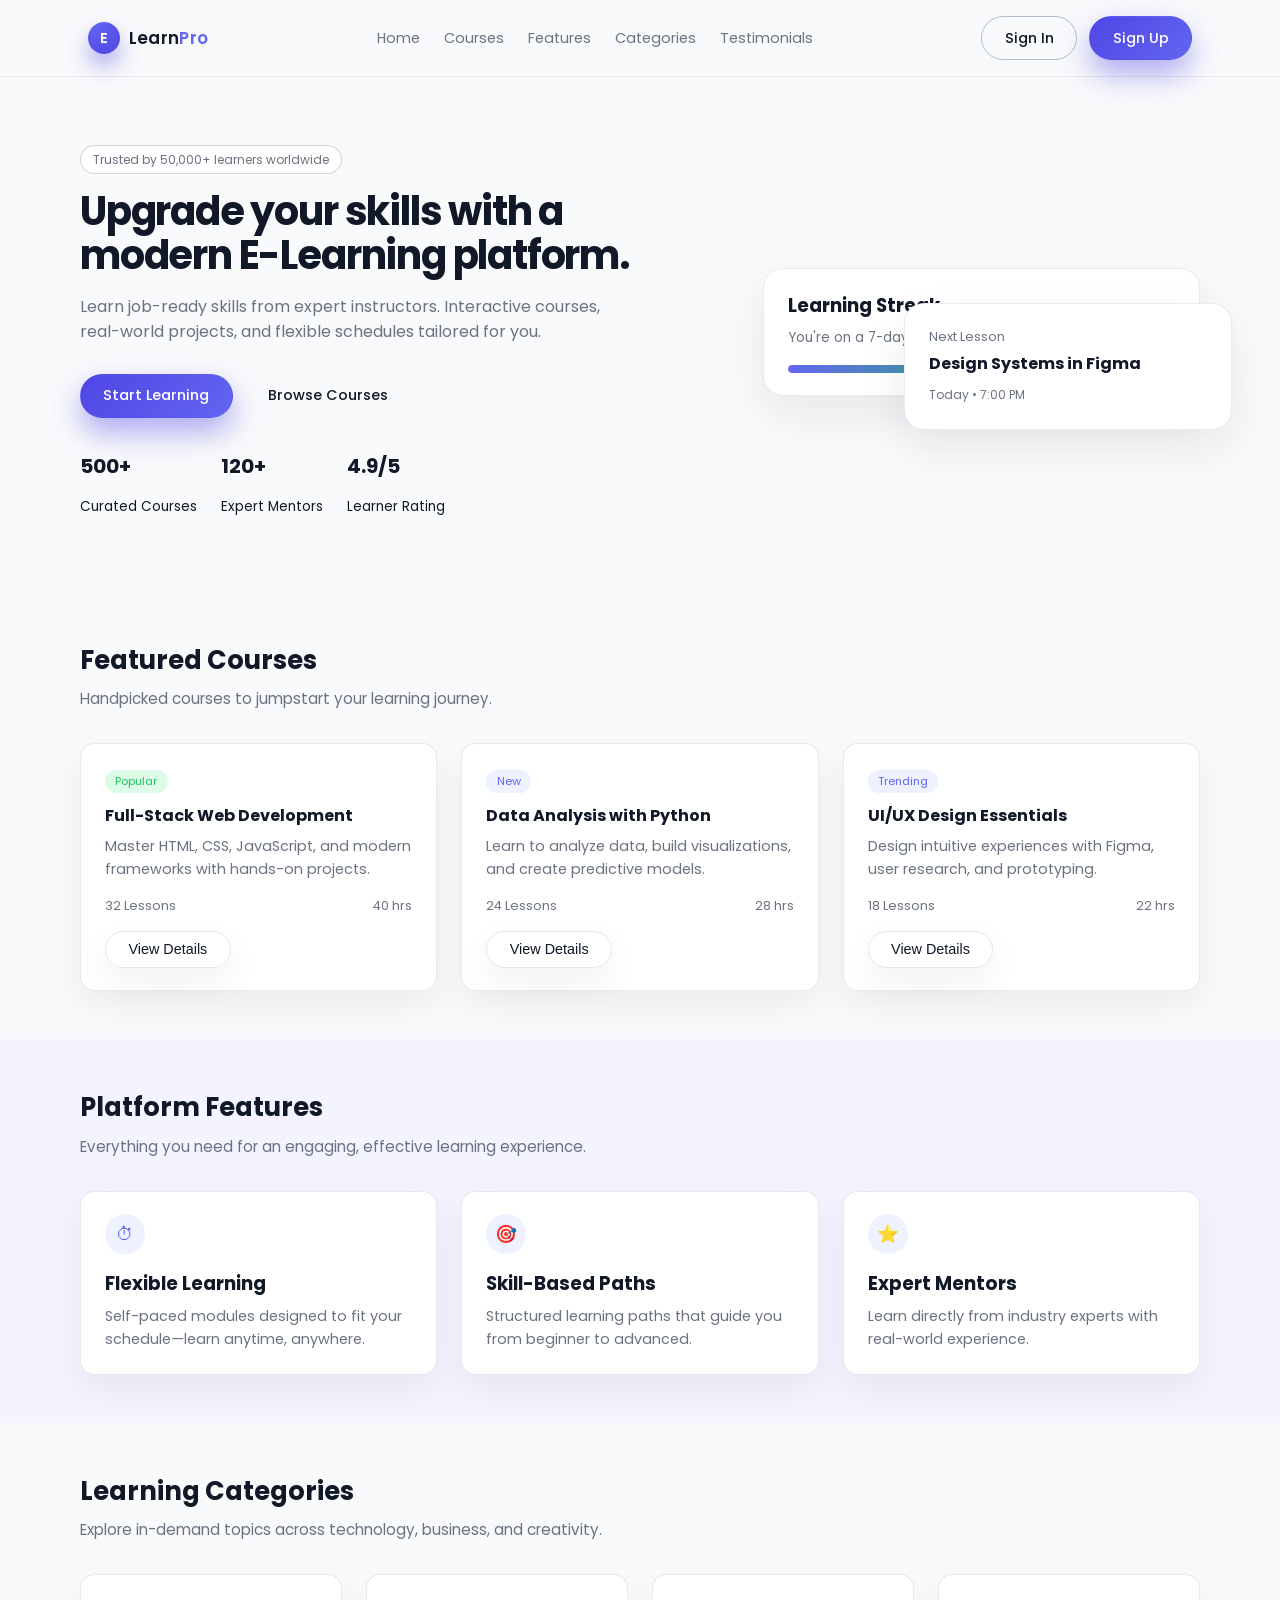
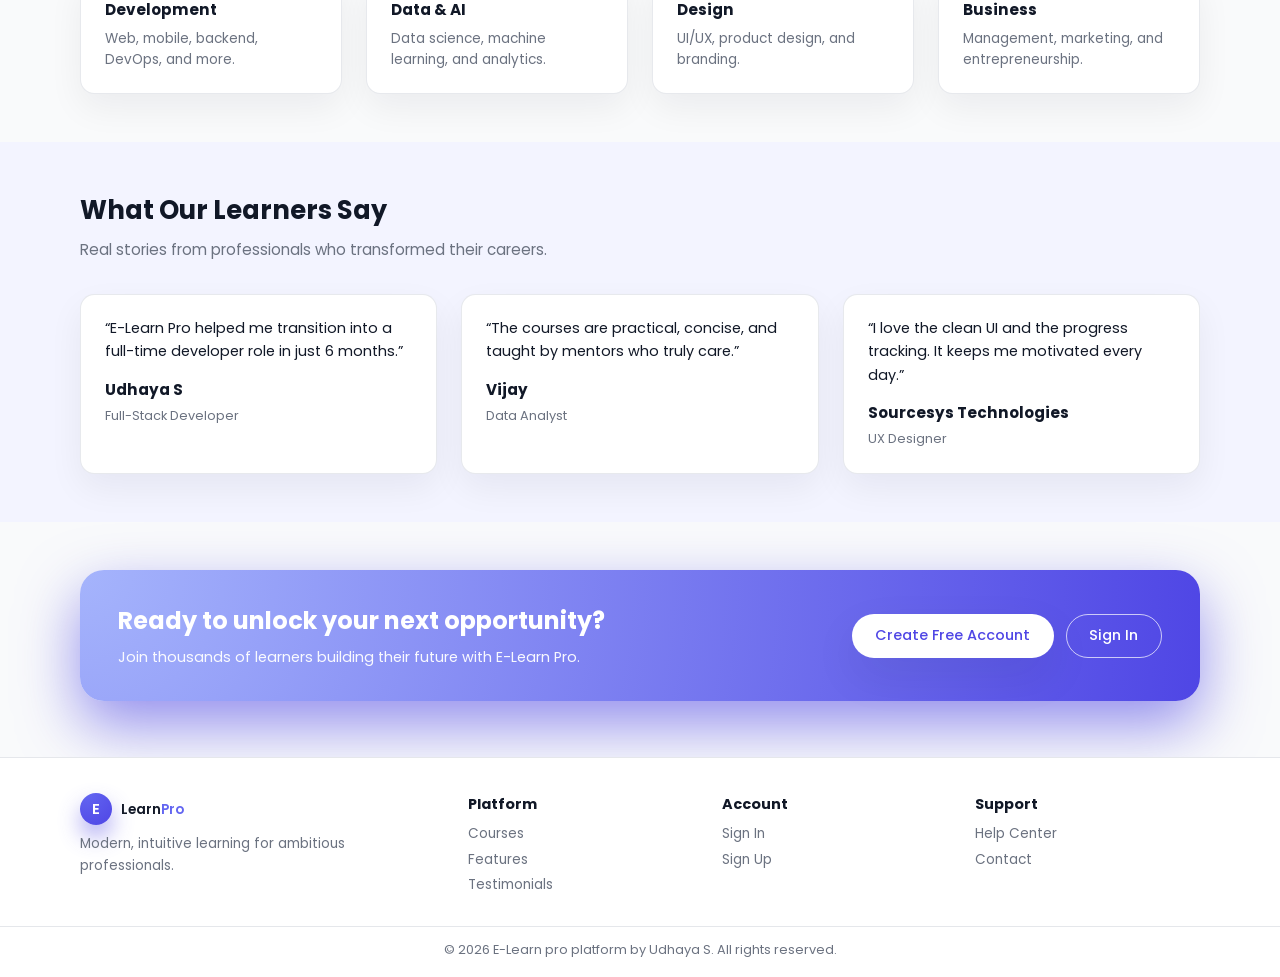
<file: index.html>
<!DOCTYPE html>
<html lang="en">
<head>
  <meta charset="UTF-8" />
  <meta name="viewport" content="width=device-width, initial-scale=1.0" />
  <title>E-Learn Pro | Modern E-Learning Platform</title>
  <link rel="preconnect" href="https://fonts.googleapis.com" />
  <link rel="preconnect" href="https://fonts.gstatic.com" crossorigin />
  <link href="https://fonts.googleapis.com/css2?family=Poppins:wght@300;400;500;600;700&display=swap" rel="stylesheet" />
  <link rel="stylesheet" href="css/style.css" />
</head>
<body>
  <!-- Navigation Bar -->
  <header class="navbar">
    <div class="container navbar-container">
      <a href="index.html" class="navbar-logo">
        <span class="logo-mark">E</span>
        <span class="logo-text">Learn<span>Pro</span></span>
      </a>
      <nav class="navbar-links">
        <a href="#hero">Home</a>
        <a href="#courses">Courses</a>
        <a href="#features">Features</a>
        <a href="#categories">Categories</a>
        <a href="#testimonials">Testimonials</a>
      </nav>
      <div class="navbar-actions">
        <a href="signin.html" class="btn btn-outline">Sign In</a>
        <a href="signup.html" class="btn btn-primary">Sign Up</a>
      </div>
      <button class="navbar-toggle" aria-label="Open navigation menu">
        <span></span>
        <span></span>
      </button>
    </div>
  </header>

  <main>
    <!-- Hero Section -->
    <section id="hero" class="hero">
      <div class="container hero-grid">
        <div class="hero-content">
          <p class="hero-badge">Trusted by 50,000+ learners worldwide</p>
          <h1>Upgrade your skills with a modern E-Learning platform.</h1>
          <p class="hero-subtitle">
            Learn job-ready skills from expert instructors. Interactive courses, real-world projects, and flexible schedules tailored for you.
          </p>
          <div class="hero-actions">
            <a href="signup.html" class="btn btn-primary">Start Learning</a>
            <a href="#courses" class="btn btn-ghost">Browse Courses</a>
          </div>
          <div class="hero-stats">
            <div>
              <h3>500+</h3>
              <p>Curated Courses</p>
            </div>
            <div>
              <h3>120+</h3>
              <p>Expert Mentors</p>
            </div>
            <div>
              <h3>4.9/5</h3>
              <p>Learner Rating</p>
            </div>
          </div>
        </div>
        <div class="hero-visual">
          <div class="hero-card hero-card-main">
            <h3>Learning Streak</h3>
            <p>You're on a 7-day streak. Keep it up!</p>
            <div class="hero-progress">
              <div class="hero-progress-bar"></div>
            </div>
          </div>
          <div class="hero-card hero-card-side">
            <p>Next Lesson</p>
            <h4>Design Systems in Figma</h4>
            <span>Today • 7:00 PM</span>
          </div>
        </div>
      </div>
    </section>

    <!-- Featured Courses -->
    <section id="courses" class="section">
      <div class="container">
        <div class="section-header">
          <h2>Featured Courses</h2>
          <p>Handpicked courses to jumpstart your learning journey.</p>
        </div>
        <div class="grid grid-3">
          <article class="card course-card">
            <span class="badge badge-accent">Popular</span>
            <h3>Full-Stack Web Development</h3>
            <p>Master HTML, CSS, JavaScript, and modern frameworks with hands-on projects.</p>
            <div class="course-meta">
              <span>32 Lessons</span>
              <span>40 hrs</span>
            </div>
            <button class="btn btn-secondary">View Details</button>
          </article>
          <article class="card course-card">
            <span class="badge">New</span>
            <h3>Data Analysis with Python</h3>
            <p>Learn to analyze data, build visualizations, and create predictive models.</p>
            <div class="course-meta">
              <span>24 Lessons</span>
              <span>28 hrs</span>
            </div>
            <button class="btn btn-secondary">View Details</button>
          </article>
          <article class="card course-card">
            <span class="badge">Trending</span>
            <h3>UI/UX Design Essentials</h3>
            <p>Design intuitive experiences with Figma, user research, and prototyping.</p>
            <div class="course-meta">
              <span>18 Lessons</span>
              <span>22 hrs</span>
            </div>
            <button class="btn btn-secondary">View Details</button>
          </article>
        </div>
      </div>
    </section>

    <!-- Platform Features -->
    <section id="features" class="section section-muted">
      <div class="container">
        <div class="section-header">
          <h2>Platform Features</h2>
          <p>Everything you need for an engaging, effective learning experience.</p>
        </div>
        <div class="grid grid-3">
          <article class="card feature-card">
            <div class="icon-circle">
              <span>⏱</span>
            </div>
            <h3>Flexible Learning</h3>
            <p>Self-paced modules designed to fit your schedule—learn anytime, anywhere.</p>
          </article>
          <article class="card feature-card">
            <div class="icon-circle">
              <span>🎯</span>
            </div>
            <h3>Skill-Based Paths</h3>
            <p>Structured learning paths that guide you from beginner to advanced.</p>
          </article>
          <article class="card feature-card">
            <div class="icon-circle">
              <span>⭐</span>
            </div>
            <h3>Expert Mentors</h3>
            <p>Learn directly from industry experts with real-world experience.</p>
          </article>
        </div>
      </div>
    </section>

    <!-- Learning Categories -->
    <section id="categories" class="section">
      <div class="container">
        <div class="section-header">
          <h2>Learning Categories</h2>
          <p>Explore in-demand topics across technology, business, and creativity.</p>
        </div>
        <div class="grid grid-4">
          <div class="card category-card">
            <h3>Development</h3>
            <p>Web, mobile, backend, DevOps, and more.</p>
          </div>
          <div class="card category-card">
            <h3>Data &amp; AI</h3>
            <p>Data science, machine learning, and analytics.</p>
          </div>
          <div class="card category-card">
            <h3>Design</h3>
            <p>UI/UX, product design, and branding.</p>
          </div>
          <div class="card category-card">
            <h3>Business</h3>
            <p>Management, marketing, and entrepreneurship.</p>
          </div>
        </div>
      </div>
    </section>

    <!-- Testimonials -->
    <section id="testimonials" class="section section-muted">
      <div class="container">
        <div class="section-header">
          <h2>What Our Learners Say</h2>
          <p>Real stories from professionals who transformed their careers.</p>
        </div>
        <div class="grid grid-3">
          <article class="card testimonial-card">
            <p class="testimonial-text">
              “E-Learn Pro helped me transition into a full-time developer role in just 6 months.”
            </p>
            <h4>Udhaya S</h4>
            <span>Full-Stack Developer</span>
          </article>
          <article class="card testimonial-card">
            <p class="testimonial-text">
              “The courses are practical, concise, and taught by mentors who truly care.”
            </p>
            <h4>Vijay</h4>
            <span>Data Analyst</span>
          </article>
          <article class="card testimonial-card">
            <p class="testimonial-text">
              “I love the clean UI and the progress tracking. It keeps me motivated every day.”
            </p>
            <h4>Sourcesys Technologies</h4>
            <span>UX Designer</span>
          </article>
        </div>
      </div>
    </section>

    <!-- Call To Action -->
    <section id="cta" class="section cta-section">
      <div class="container cta-container">
        <div>
          <h2>Ready to unlock your next opportunity?</h2>
          <p>Join thousands of learners building their future with E-Learn Pro.</p>
        </div>
        <div class="cta-actions">
          <a href="signup.html" class="btn btn-light">Create Free Account</a>
          <a href="signin.html" class="btn btn-outline-light">Sign In</a>
        </div>
      </div>
    </section>
  </main>

  <!-- Footer -->
  <footer class="footer">
    <div class="container footer-grid">
      <div>
        <div class="footer-logo">
          <span class="logo-mark">E</span>
          <span class="logo-text">Learn<span>Pro</span></span>
        </div>
        <p>Modern, intuitive learning for ambitious professionals.</p>
      </div>
      <div class="footer-column">
        <h4>Platform</h4>
        <a href="#courses">Courses</a>
        <a href="#features">Features</a>
        <a href="#testimonials">Testimonials</a>
      </div>
      <div class="footer-column">
        <h4>Account</h4>
        <a href="signin.html">Sign In</a>
        <a href="signup.html">Sign Up</a>
      </div>
      <div class="footer-column">
        <h4>Support</h4>
        <a href="#">Help Center</a>
        <a href="#">Contact</a>
      </div>
    </div>
    <div class="footer-bottom">
      <p>&copy; <span id="year">2026</span> E-Learn pro platform by Udhaya S. All rights reserved.</p>
    </div>
  </footer>
</body>
</html>
</file>
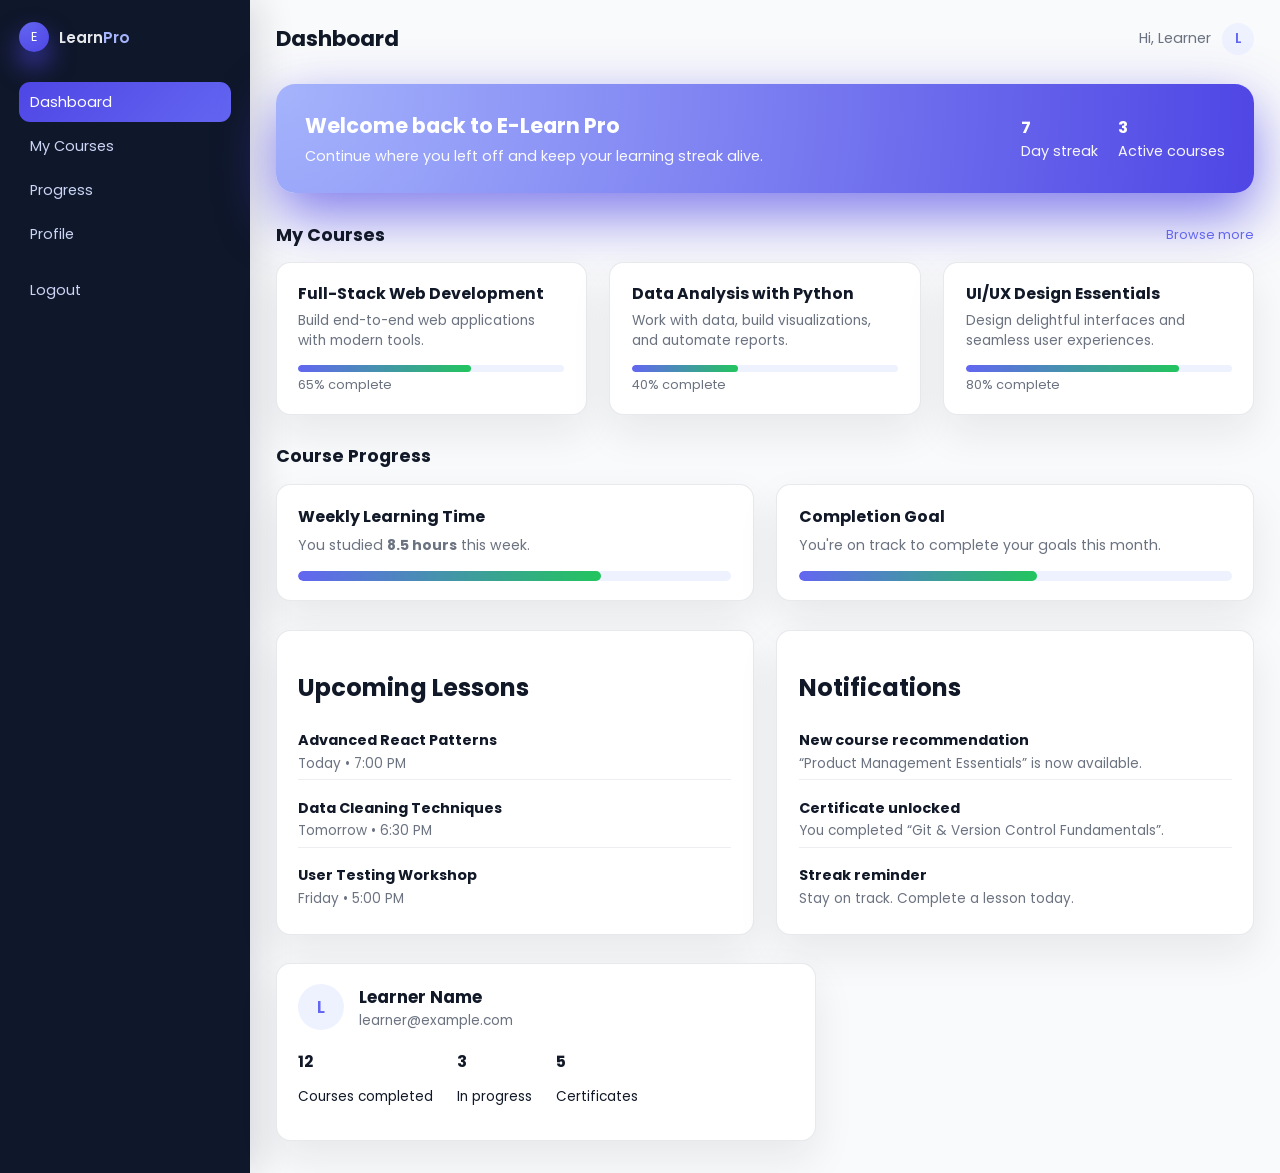
<file: dashboard.html>
<!DOCTYPE html>
<html lang="en">
<head>
  <meta charset="UTF-8" />
  <meta name="viewport" content="width=device-width, initial-scale=1.0" />
  <title>Dashboard | E-Learn Pro</title>
  <link rel="preconnect" href="https://fonts.googleapis.com" />
  <link rel="preconnect" href="https://fonts.gstatic.com" crossorigin />
  <link href="https://fonts.googleapis.com/css2?family=Poppins:wght@300;400;500;600;700&display=swap" rel="stylesheet" />
  <link rel="stylesheet" href="css/dashboard.css" />
</head>
<body>
  <div class="dashboard-layout">
    <!-- Sidebar -->
    <aside class="sidebar">
      <div class="sidebar-header">
        <a href="index.html" class="sidebar-logo">
          <span class="logo-mark">E</span>
          <span class="logo-text">Learn<span>Pro</span></span>
        </a>
      </div>
      <nav class="sidebar-nav">
        <a href="#welcome" class="active">Dashboard</a>
        <a href="#my-courses">My Courses</a>
        <a href="#progress">Progress</a>
        <a href="#profile">Profile</a>
        <a href="signin.html" class="logout-link">Logout</a>
      </nav>
    </aside>

    <!-- Main Content -->
    <main class="dashboard-main">
      <!-- Top Bar -->
      <header class="topbar">
        <h1>Dashboard</h1>
        <div class="topbar-user">
          <span class="user-name">Hi, Learner</span>
          <div class="avatar-circle">L</div>
        </div>
      </header>

      <section id="welcome" class="dashboard-section welcome-banner">
        <div class="welcome-text">
          <h2>Welcome back to E-Learn Pro</h2>
          <p>Continue where you left off and keep your learning streak alive.</p>
        </div>
        <div class="welcome-meta">
          <div>
            <h3>7</h3>
            <p>Day streak</p>
          </div>
          <div>
            <h3>3</h3>
            <p>Active courses</p>
          </div>
        </div>
      </section>

      <!-- My Courses -->
      <section id="my-courses" class="dashboard-section">
        <div class="section-header">
          <h2>My Courses</h2>
          <a href="index.html#courses" class="link-small">Browse more</a>
        </div>
        <div class="grid grid-3">
          <article class="card course-card">
            <h3>Full-Stack Web Development</h3>
            <p>Build end-to-end web applications with modern tools.</p>
            <div class="course-progress">
              <div class="progress-track">
                <div class="progress-fill" style="width: 65%;"></div>
              </div>
              <span>65% complete</span>
            </div>
          </article>
          <article class="card course-card">
            <h3>Data Analysis with Python</h3>
            <p>Work with data, build visualizations, and automate reports.</p>
            <div class="course-progress">
              <div class="progress-track">
                <div class="progress-fill" style="width: 40%;"></div>
              </div>
              <span>40% complete</span>
            </div>
          </article>
          <article class="card course-card">
            <h3>UI/UX Design Essentials</h3>
            <p>Design delightful interfaces and seamless user experiences.</p>
            <div class="course-progress">
              <div class="progress-track">
                <div class="progress-fill" style="width: 80%;"></div>
              </div>
              <span>80% complete</span>
            </div>
          </article>
        </div>
      </section>

      <!-- Course Progress Cards -->
      <section id="progress" class="dashboard-section">
        <div class="section-header">
          <h2>Course Progress</h2>
        </div>
        <div class="grid grid-2">
          <article class="card progress-card">
            <h3>Weekly Learning Time</h3>
            <p>You studied <strong>8.5 hours</strong> this week.</p>
            <div class="progress-track tall">
              <div class="progress-fill" style="width: 70%;"></div>
            </div>
          </article>
          <article class="card progress-card">
            <h3>Completion Goal</h3>
            <p>You're on track to complete your goals this month.</p>
            <div class="progress-track tall">
              <div class="progress-fill" style="width: 55%;"></div>
            </div>
          </article>
        </div>
      </section>

      <!-- Upcoming Lessons & Notifications -->
      <section class="dashboard-section dashboard-grid">
        <div class="card">
          <h2>Upcoming Lessons</h2>
          <ul class="list">
            <li>
              <div>
                <h4>Advanced React Patterns</h4>
                <p>Today • 7:00 PM</p>
              </div>
            </li>
            <li>
              <div>
                <h4>Data Cleaning Techniques</h4>
                <p>Tomorrow • 6:30 PM</p>
              </div>
            </li>
            <li>
              <div>
                <h4>User Testing Workshop</h4>
                <p>Friday • 5:00 PM</p>
              </div>
            </li>
          </ul>
        </div>
        <div class="card">
          <h2>Notifications</h2>
          <ul class="list">
            <li>
              <div>
                <h4>New course recommendation</h4>
                <p>“Product Management Essentials” is now available.</p>
              </div>
            </li>
            <li>
              <div>
                <h4>Certificate unlocked</h4>
                <p>You completed “Git &amp; Version Control Fundamentals”.</p>
              </div>
            </li>
            <li>
              <div>
                <h4>Streak reminder</h4>
                <p>Stay on track. Complete a lesson today.</p>
              </div>
            </li>
          </ul>
        </div>
      </section>

      <!-- Profile Summary -->
      <section id="profile" class="dashboard-section">
        <div class="card profile-card">
          <div class="profile-header">
            <div class="avatar-circle large">L</div>
            <div>
              <h2>Learner Name</h2>
              <p>learner@example.com</p>
            </div>
          </div>
          <div class="profile-stats">
            <div>
              <h3>12</h3>
              <p>Courses completed</p>
            </div>
            <div>
              <h3>3</h3>
              <p>In progress</p>
            </div>
            <div>
              <h3>5</h3>
              <p>Certificates</p>
            </div>
          </div>
        </div>
      </section>
    </main>
  </div>
</body>
</html>
</file>
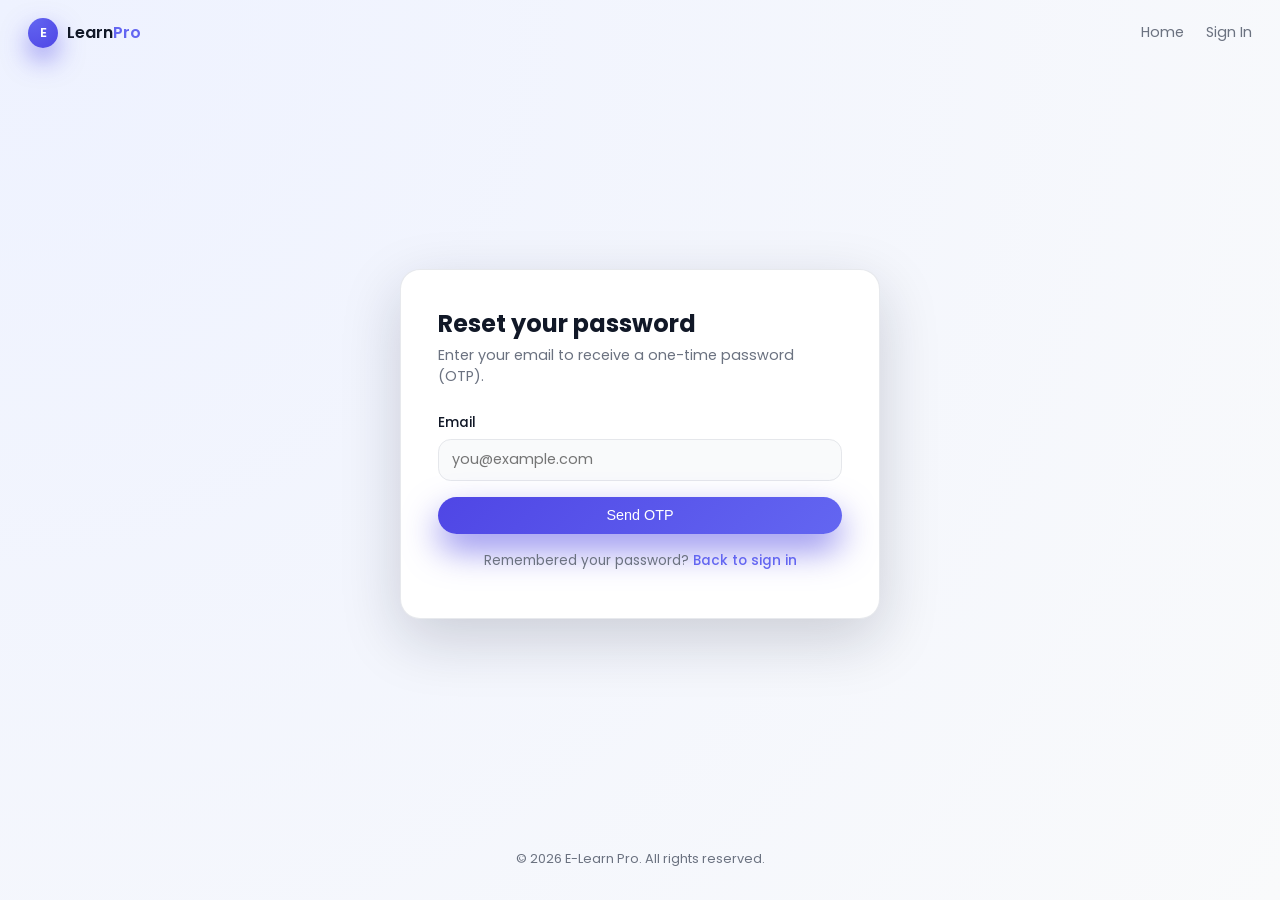
<file: forgot-password.html>
<!DOCTYPE html>
<html lang="en">
<head>
  <meta charset="UTF-8" />
  <meta name="viewport" content="width=device-width, initial-scale=1.0" />
  <title>Forgot Password | E-Learn Pro</title>
  <link rel="preconnect" href="https://fonts.googleapis.com" />
  <link rel="preconnect" href="https://fonts.gstatic.com" crossorigin />
  <link href="https://fonts.googleapis.com/css2?family=Poppins:wght@300;400;500;600;700&display=swap" rel="stylesheet" />
  <link rel="stylesheet" href="css/auth.css" />
</head>
<body>
  <header class="auth-navbar">
    <a href="index.html" class="auth-logo">
      <span class="logo-mark">E</span>
      <span class="logo-text">Learn<span>Pro</span></span>
    </a>
    <nav class="auth-nav-links">
      <a href="index.html">Home</a>
      <a href="signin.html">Sign In</a>
    </nav>
  </header>

  <main class="auth-main">
    <section class="auth-card">
      <h1>Reset your password</h1>
      <p class="auth-subtitle">Enter your email to receive a one-time password (OTP).</p>
      <form class="auth-form" action="verify-otp.html" method="get">
        <div class="form-group">
          <label for="email">Email</label>
          <input type="email" id="email" name="email" placeholder="you@example.com" required />
        </div>
        <button type="submit" class="btn btn-primary">Send OTP</button>
      </form>
      <p class="auth-footer-text">
        Remembered your password?
        <a href="signin.html">Back to sign in</a>
      </p>
    </section>
  </main>

  <footer class="auth-footer">
    <p>&copy; 2026 E-Learn Pro. All rights reserved.</p>
  </footer>
</body>
</html>
</file>
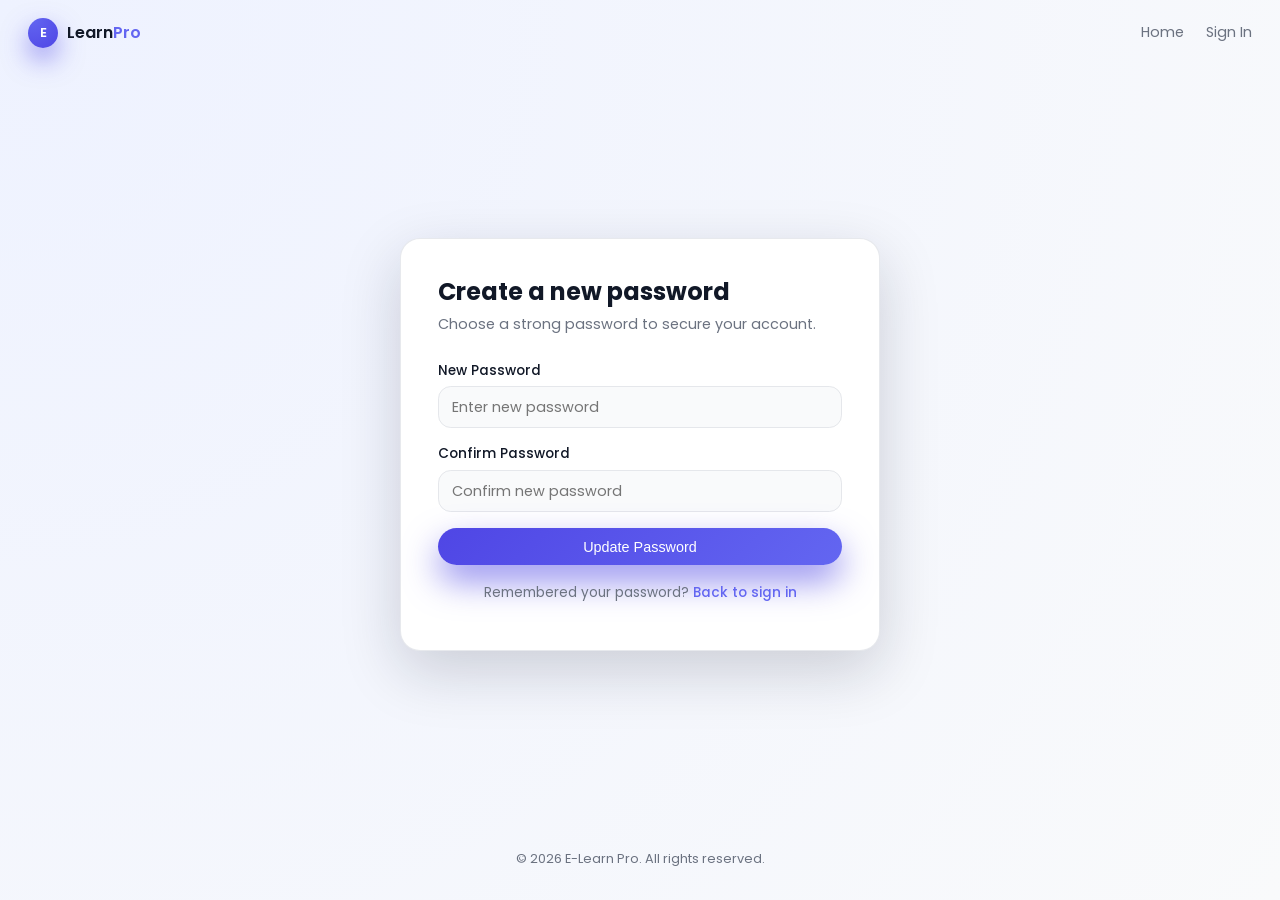
<file: reset-password.html>
<!DOCTYPE html>
<html lang="en">
<head>
  <meta charset="UTF-8" />
  <meta name="viewport" content="width=device-width, initial-scale=1.0" />
  <title>Reset Password | E-Learn Pro</title>
  <link rel="preconnect" href="https://fonts.googleapis.com" />
  <link rel="preconnect" href="https://fonts.gstatic.com" crossorigin />
  <link href="https://fonts.googleapis.com/css2?family=Poppins:wght@300;400;500;600;700&display=swap" rel="stylesheet" />
  <link rel="stylesheet" href="css/auth.css" />
</head>
<body>
  <header class="auth-navbar">
    <a href="index.html" class="auth-logo">
      <span class="logo-mark">E</span>
      <span class="logo-text">Learn<span>Pro</span></span>
    </a>
    <nav class="auth-nav-links">
      <a href="index.html">Home</a>
      <a href="signin.html">Sign In</a>
    </nav>
  </header>

  <main class="auth-main">
    <section class="auth-card">
      <h1>Create a new password</h1>
      <p class="auth-subtitle">Choose a strong password to secure your account.</p>
      <form class="auth-form" action="signin.html" method="get">
        <div class="form-group">
          <label for="newPassword">New Password</label>
          <input type="password" id="newPassword" name="newPassword" placeholder="Enter new password" required />
        </div>
        <div class="form-group">
          <label for="confirmNewPassword">Confirm Password</label>
          <input type="password" id="confirmNewPassword" name="confirmNewPassword" placeholder="Confirm new password" required />
        </div>
        <button type="submit" class="btn btn-primary">Update Password</button>
      </form>
      <p class="auth-footer-text">
        Remembered your password?
        <a href="signin.html">Back to sign in</a>
      </p>
    </section>
  </main>

  <footer class="auth-footer">
    <p>&copy; 2026 E-Learn Pro. All rights reserved.</p>
  </footer>
</body>
</html>
</file>
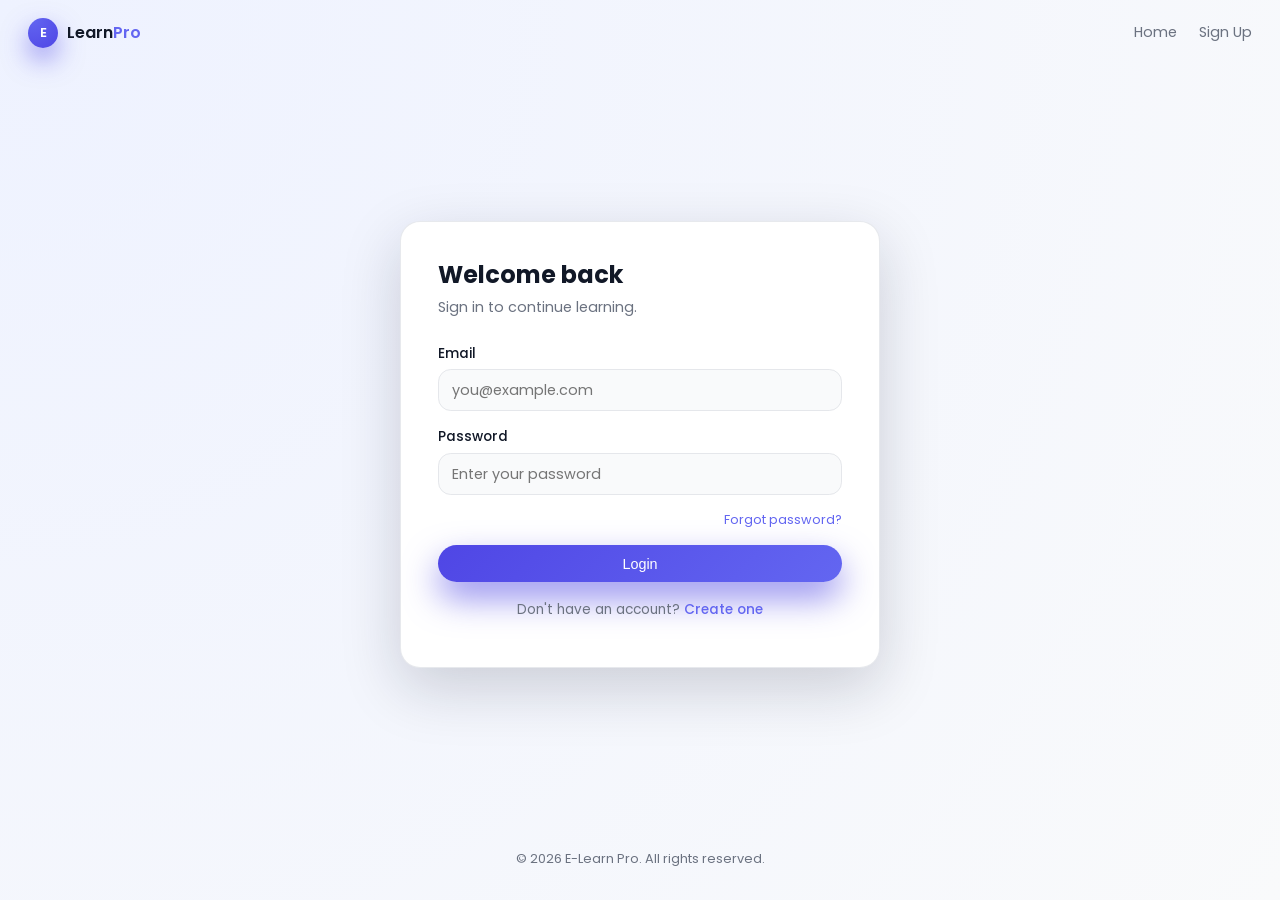
<file: signin.html>
<!DOCTYPE html>
<html lang="en">
<head>
  <meta charset="UTF-8" />
  <meta name="viewport" content="width=device-width, initial-scale=1.0" />
  <title>Sign In | E-Learn Pro</title>
  <link rel="preconnect" href="https://fonts.googleapis.com" />
  <link rel="preconnect" href="https://fonts.gstatic.com" crossorigin />
  <link href="https://fonts.googleapis.com/css2?family=Poppins:wght@300;400;500;600;700&display=swap" rel="stylesheet" />
  <link rel="stylesheet" href="css/auth.css" />
</head>
<body>
  <header class="auth-navbar">
    <a href="index.html" class="auth-logo">
      <span class="logo-mark">E</span>
      <span class="logo-text">Learn<span>Pro</span></span>
    </a>
    <nav class="auth-nav-links">
      <a href="index.html">Home</a>
      <a href="signup.html">Sign Up</a>
    </nav>
  </header>

  <main class="auth-main">
    <section class="auth-card">
      <h1>Welcome back</h1>
      <p class="auth-subtitle">Sign in to continue learning.</p>
      <form class="auth-form" action="dashboard.html" method="get">
        <div class="form-group">
          <label for="email">Email</label>
          <input type="email" id="email" name="email" placeholder="you@example.com" required />
        </div>
        <div class="form-group">
          <label for="password">Password</label>
          <input type="password" id="password" name="password" placeholder="Enter your password" required />
        </div>
        <div class="auth-links">
          <a href="forgot-password.html">Forgot password?</a>
        </div>
        <button type="submit" class="btn btn-primary">Login</button>
      </form>
      <p class="auth-footer-text">
        Don't have an account?
        <a href="signup.html">Create one</a>
      </p>
    </section>
  </main>

  <footer class="auth-footer">
    <p>&copy; 2026 E-Learn Pro. All rights reserved.</p>
  </footer>
</body>
</html>
</file>
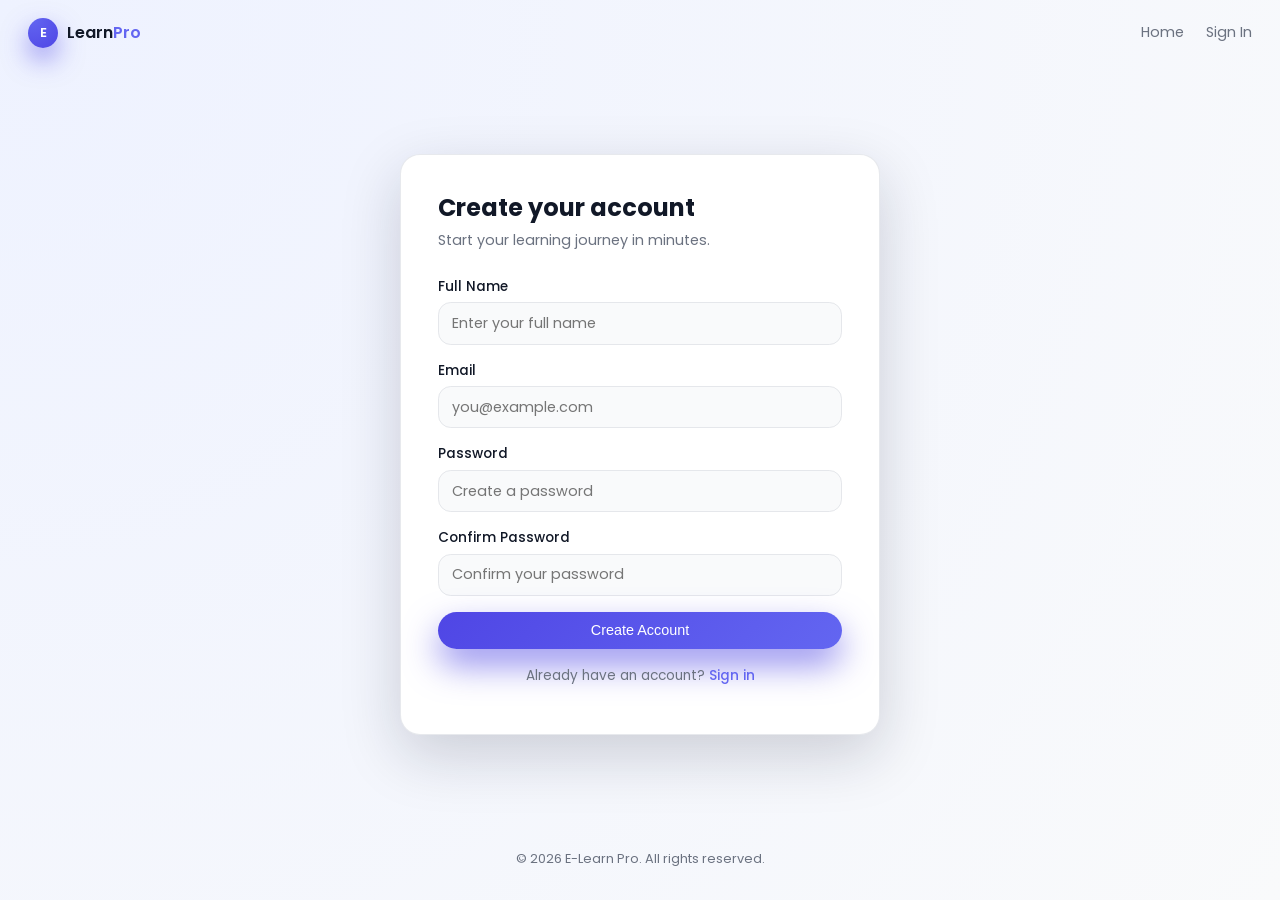
<file: signup.html>
<!DOCTYPE html>
<html lang="en">
<head>
  <meta charset="UTF-8" />
  <meta name="viewport" content="width=device-width, initial-scale=1.0" />
  <title>Sign Up | E-Learn Pro</title>
  <link rel="preconnect" href="https://fonts.googleapis.com" />
  <link rel="preconnect" href="https://fonts.gstatic.com" crossorigin />
  <link href="https://fonts.googleapis.com/css2?family=Poppins:wght@300;400;500;600;700&display=swap" rel="stylesheet" />
  <link rel="stylesheet" href="css/auth.css" />
</head>
<body>
  <header class="auth-navbar">
    <a href="index.html" class="auth-logo">
      <span class="logo-mark">E</span>
      <span class="logo-text">Learn<span>Pro</span></span>
    </a>
    <nav class="auth-nav-links">
      <a href="index.html">Home</a>
      <a href="signin.html">Sign In</a>
    </nav>
  </header>

  <main class="auth-main">
    <section class="auth-card">
      <h1>Create your account</h1>
      <p class="auth-subtitle">Start your learning journey in minutes.</p>
      <form class="auth-form" action="dashboard.html" method="get">
        <div class="form-group">
          <label for="fullName">Full Name</label>
          <input type="text" id="fullName" name="fullName" placeholder="Enter your full name" required />
        </div>
        <div class="form-group">
          <label for="email">Email</label>
          <input type="email" id="email" name="email" placeholder="you@example.com" required />
        </div>
        <div class="form-group">
          <label for="password">Password</label>
          <input type="password" id="password" name="password" placeholder="Create a password" required />
        </div>
        <div class="form-group">
          <label for="confirmPassword">Confirm Password</label>
          <input type="password" id="confirmPassword" name="confirmPassword" placeholder="Confirm your password" required />
        </div>
        <button type="submit" class="btn btn-primary">Create Account</button>
      </form>
      <p class="auth-footer-text">
        Already have an account?
        <a href="signin.html">Sign in</a>
      </p>
    </section>
  </main>

  <footer class="auth-footer">
    <p>&copy; 2026 E-Learn Pro. All rights reserved.</p>
  </footer>
</body>
</html>
</file>
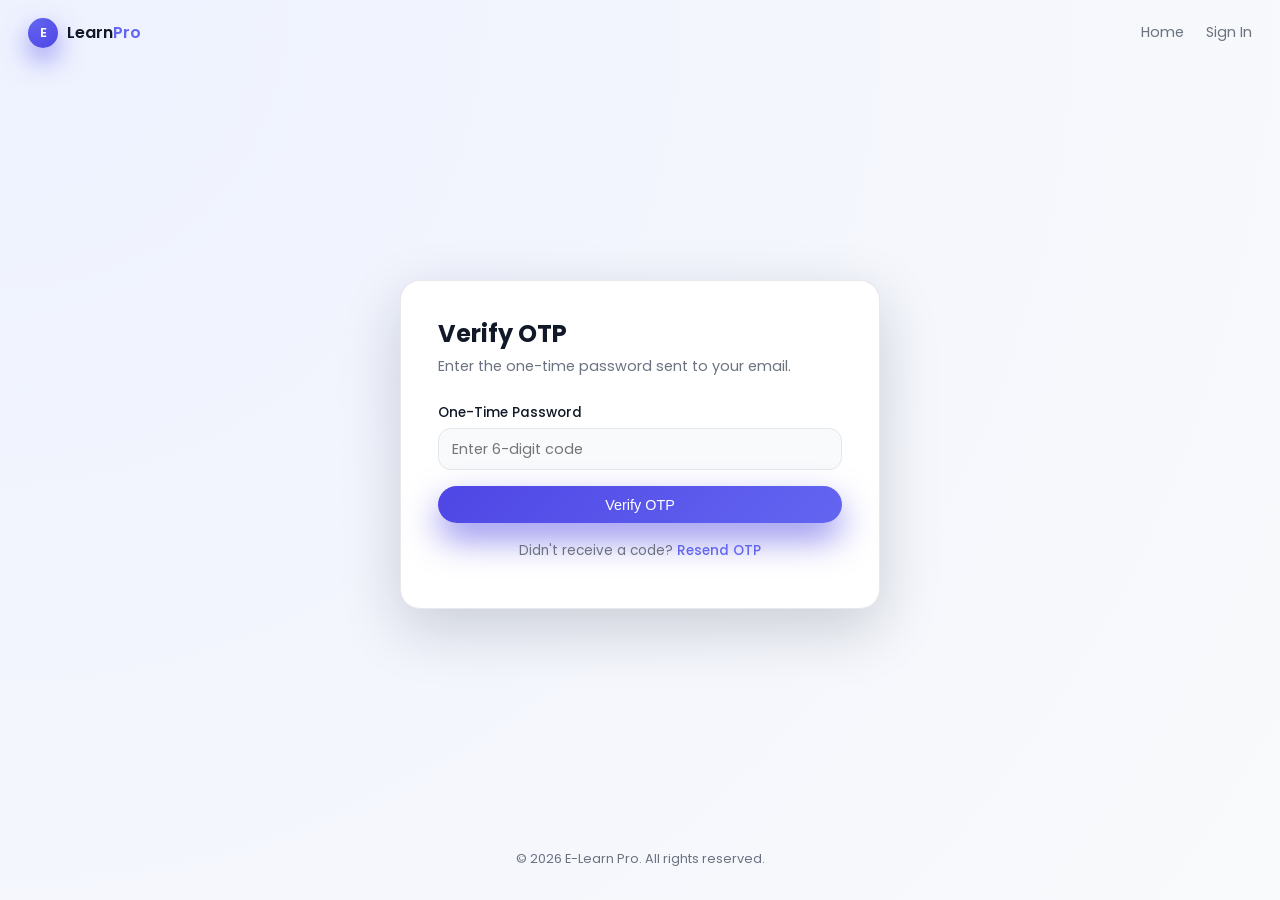
<file: verify-otp.html>
<!DOCTYPE html>
<html lang="en">
<head>
  <meta charset="UTF-8" />
  <meta name="viewport" content="width=device-width, initial-scale=1.0" />
  <title>Verify OTP | E-Learn Pro</title>
  <link rel="preconnect" href="https://fonts.googleapis.com" />
  <link rel="preconnect" href="https://fonts.gstatic.com" crossorigin />
  <link href="https://fonts.googleapis.com/css2?family=Poppins:wght@300;400;500;600;700&display=swap" rel="stylesheet" />
  <link rel="stylesheet" href="css/auth.css" />
</head>
<body>
  <header class="auth-navbar">
    <a href="index.html" class="auth-logo">
      <span class="logo-mark">E</span>
      <span class="logo-text">Learn<span>Pro</span></span>
    </a>
    <nav class="auth-nav-links">
      <a href="index.html">Home</a>
      <a href="signin.html">Sign In</a>
    </nav>
  </header>

  <main class="auth-main">
    <section class="auth-card">
      <h1>Verify OTP</h1>
      <p class="auth-subtitle">Enter the one-time password sent to your email.</p>
      <form class="auth-form" action="reset-password.html" method="get">
        <div class="form-group">
          <label for="otp">One-Time Password</label>
          <input type="text" id="otp" name="otp" placeholder="Enter 6-digit code" required />
        </div>
        <button type="submit" class="btn btn-primary">Verify OTP</button>
      </form>
      <p class="auth-footer-text">
        Didn't receive a code?
        <a href="forgot-password.html">Resend OTP</a>
      </p>
    </section>
  </main>

  <footer class="auth-footer">
    <p>&copy; 2026 E-Learn Pro. All rights reserved.</p>
  </footer>
</body>
</html>
</file>
<file: css/style.css>
:root {
  --color-primary: #4F46E5;
  --color-secondary: #6366F1;
  --color-accent: #22C55E;
  --color-bg: #F9FAFB;
  --color-text: #111827;
  --color-muted: #6B7280;
  --color-border: #E5E7EB;
  --radius-lg: 1.25rem;
  --radius-md: 0.9rem;
  --radius-sm: 0.6rem;
  --shadow-soft: 0 18px 45px rgba(15, 23, 42, 0.08);
  --shadow-card: 0 14px 35px rgba(15, 23, 42, 0.06);
  --transition-fast: 0.18s ease-out;
  --transition: 0.24s ease;
}

*,
*::before,
*::after {
  box-sizing: border-box;
}

html, body {
  margin: 0;
  padding: 0;
}

body {
  font-family: "Poppins", system-ui, -apple-system, BlinkMacSystemFont, "Segoe UI", sans-serif;
  background-color: var(--color-bg);
  color: var(--color-text);
  line-height: 1.6;
  -webkit-font-smoothing: antialiased;
}

a {
  color: inherit;
  text-decoration: none;
}

img {
  max-width: 100%;
  display: block;
}

.container {
  width: min(1120px, 100% - 3rem);
  margin: 0 auto;
}

/* Navbar */
.navbar {
  position: sticky;
  top: 0;
  z-index: 20;
  background: rgba(249, 250, 251, 0.9);
  backdrop-filter: blur(20px);
  border-bottom: 1px solid rgba(229, 231, 235, 0.8);
}

.navbar-container {
  display: flex;
  align-items: center;
  justify-content: space-between;
  padding: 1rem 0.5rem;
}

.navbar-logo {
  display: inline-flex;
  align-items: center;
  gap: 0.55rem;
  font-weight: 600;
  font-size: 1.05rem;
  letter-spacing: 0.02em;
}

.logo-mark {
  width: 32px;
  height: 32px;
  border-radius: 999px;
  display: inline-flex;
  align-items: center;
  justify-content: center;
  background: radial-gradient(circle at 20% 0%, #6366F1, #4F46E5);
  color: #fff;
  font-size: 0.9rem;
  box-shadow: 0 12px 22px rgba(79, 70, 229, 0.45);
}

.logo-text span:last-child {
  color: var(--color-secondary);
}

.navbar-links {
  display: flex;
  align-items: center;
  gap: 1.5rem;
  font-size: 0.9rem;
  color: var(--color-muted);
}

.navbar-links a {
  position: relative;
  padding-block: 0.2rem;
}

.navbar-links a::after {
  content: "";
  position: absolute;
  left: 0;
  bottom: -0.25rem;
  width: 0;
  height: 2px;
  background: linear-gradient(90deg, var(--color-primary), var(--color-secondary));
  border-radius: 999px;
  transition: width var(--transition-fast);
}

.navbar-links a:hover {
  color: var(--color-text);
}

.navbar-links a:hover::after {
  width: 100%;
}

.navbar-actions {
  display: flex;
  align-items: center;
  gap: 0.75rem;
}

.navbar-toggle {
  display: none;
  width: 40px;
  height: 40px;
  border-radius: 999px;
  border: 1px solid var(--color-border);
  background: #fff;
  align-items: center;
  justify-content: center;
  flex-direction: column;
  gap: 6px;
}

.navbar-toggle span {
  width: 18px;
  height: 2px;
  background: var(--color-text);
  border-radius: 999px;
}

/* Buttons */
.btn {
  display: inline-flex;
  align-items: center;
  justify-content: center;
  gap: 0.4rem;
  border-radius: 999px;
  padding: 0.6rem 1.4rem;
  font-size: 0.9rem;
  font-weight: 500;
  border: 1px solid transparent;
  cursor: pointer;
  transition: transform var(--transition-fast), box-shadow var(--transition-fast), background var(--transition-fast), color var(--transition-fast), border-color var(--transition-fast);
  white-space: nowrap;
}

.btn-primary {
  background: linear-gradient(135deg, var(--color-primary), var(--color-secondary));
  color: #fff;
  box-shadow: 0 14px 30px rgba(79, 70, 229, 0.45);
}

.btn-primary:hover {
  transform: translateY(-1px);
  box-shadow: 0 18px 40px rgba(79, 70, 229, 0.55);
}

.btn-secondary {
  background: #fff;
  color: var(--color-text);
  border-color: var(--color-border);
  box-shadow: var(--shadow-card);
}

.btn-secondary:hover {
  transform: translateY(-1px);
  box-shadow: 0 18px 45px rgba(15, 23, 42, 0.12);
}

.btn-outline {
  background: transparent;
  border-color: rgba(148, 163, 184, 0.7);
  color: var(--color-text);
}

.btn-outline:hover {
  background: #fff;
  box-shadow: var(--shadow-soft);
  transform: translateY(-1px);
}

.btn-ghost {
  background: transparent;
  border-color: transparent;
  color: var(--color-text);
}

.btn-ghost:hover {
  background: rgba(15, 23, 42, 0.04);
}

.btn-light {
  background: #fff;
  color: var(--color-primary);
  box-shadow: var(--shadow-soft);
}

.btn-outline-light {
  background: transparent;
  border-color: rgba(255, 255, 255, 0.7);
  color: #fff;
}

.btn-outline-light:hover {
  background: rgba(15, 23, 42, 0.12);
}

/* Hero */
.hero {
  padding: 3.5rem 0 3.8rem;
}

.hero-grid {
  display: grid;
  grid-template-columns: minmax(0, 1.6fr) minmax(0, 1.1fr);
  align-items: center;
  gap: 3rem;
}

.hero-badge {
  display: inline-flex;
  align-items: center;
  padding: 0.25rem 0.75rem;
  border-radius: 999px;
  border: 1px solid rgba(148, 163, 184, 0.45);
  font-size: 0.75rem;
  color: var(--color-muted);
  margin-bottom: 1rem;
  background: rgba(255, 255, 255, 0.9);
}

.hero h1 {
  font-size: clamp(2.2rem, 3.1vw, 2.8rem);
  line-height: 1.1;
  letter-spacing: -0.03em;
  margin: 0 0 1rem;
}

.hero-subtitle {
  margin: 0 0 1.8rem;
  color: var(--color-muted);
  max-width: 34rem;
}

.hero-actions {
  display: flex;
  flex-wrap: wrap;
  gap: 0.75rem;
  align-items: center;
  margin-bottom: 2rem;
}

.hero-stats {
  display: flex;
  flex-wrap: wrap;
  gap: 1.5rem;
  font-size: 0.85rem;
}

.hero-stats h3 {
  margin: 0 0 0.15rem;
  font-size: 1.25rem;
}

.hero-visual {
  position: relative;
}

.hero-card {
  background: #fff;
  border-radius: var(--radius-lg);
  padding: 1.4rem 1.5rem;
  box-shadow: var(--shadow-soft);
  border: 1px solid rgba(229, 231, 235, 0.8);
}

.hero-card-main {
  position: relative;
}

.hero-card-main h3 {
  margin: 0 0 0.35rem;
}

.hero-card-main p {
  margin: 0 0 1rem;
  font-size: 0.85rem;
  color: var(--color-muted);
}

.hero-progress {
  width: 100%;
  height: 8px;
  border-radius: 999px;
  background: #EEF2FF;
  overflow: hidden;
}

.hero-progress-bar {
  width: 70%;
  height: 100%;
  border-radius: 999px;
  background: linear-gradient(90deg, var(--color-secondary), var(--color-accent));
}

.hero-card-side {
  position: absolute;
  right: -2rem;
  bottom: -2.1rem;
  width: 75%;
}

.hero-card-side p {
  margin: 0 0 0.25rem;
  font-size: 0.8rem;
  color: var(--color-muted);
}

.hero-card-side h4 {
  margin: 0 0 0.25rem;
}

.hero-card-side span {
  font-size: 0.75rem;
  color: var(--color-muted);
}

/* Sections */
.section {
  padding: 3rem 0;
}

.section-muted {
  background: #F3F4FF;
}

.section-header {
  text-align: left;
  margin-bottom: 2rem;
}

.section-header h2 {
  margin: 0 0 0.4rem;
  font-size: 1.6rem;
}

.section-header p {
  margin: 0;
  color: var(--color-muted);
  font-size: 0.95rem;
}

/* Grid utilities */
.grid {
  display: grid;
  gap: 1.5rem;
}

.grid-2 {
  grid-template-columns: repeat(2, minmax(0, 1fr));
}

.grid-3 {
  grid-template-columns: repeat(3, minmax(0, 1fr));
}

.grid-4 {
  grid-template-columns: repeat(4, minmax(0, 1fr));
}

/* Cards */
.card {
  background: #fff;
  border-radius: var(--radius-md);
  padding: 1.4rem 1.5rem;
  box-shadow: var(--shadow-card);
  border: 1px solid rgba(229, 231, 235, 0.9);
}

.course-card h3 {
  margin: 0 0 0.45rem;
  font-size: 1rem;
}

.course-card p {
  margin: 0 0 0.9rem;
  font-size: 0.9rem;
  color: var(--color-muted);
}

.course-meta {
  display: flex;
  justify-content: space-between;
  align-items: center;
  font-size: 0.8rem;
  color: var(--color-muted);
  margin-bottom: 0.9rem;
}

.badge {
  display: inline-flex;
  padding: 0.15rem 0.65rem;
  border-radius: 999px;
  background: #EEF2FF;
  color: var(--color-secondary);
  font-size: 0.7rem;
  margin-bottom: 0.6rem;
}

.badge-accent {
  background: #DCFCE7;
  color: var(--color-accent);
}

.feature-card {
  text-align: left;
}

.feature-card h3 {
  margin-top: 0.9rem;
  margin-bottom: 0.4rem;
}

.feature-card p {
  margin: 0;
  font-size: 0.9rem;
  color: var(--color-muted);
}

.icon-circle {
  width: 40px;
  height: 40px;
  border-radius: 999px;
  display: inline-flex;
  align-items: center;
  justify-content: center;
  background: #EEF2FF;
  color: var(--color-secondary);
  font-size: 1.1rem;
}

.category-card h3 {
  margin: 0 0 0.35rem;
  font-size: 0.95rem;
}

.category-card p {
  margin: 0;
  font-size: 0.85rem;
  color: var(--color-muted);
}

.testimonial-card {
  position: relative;
}

.testimonial-text {
  font-size: 0.9rem;
  margin: 0 0 0.9rem;
}

.testimonial-card h4 {
  margin: 0;
  font-size: 0.95rem;
}

.testimonial-card span {
  font-size: 0.8rem;
  color: var(--color-muted);
}

/* CTA */
.cta-section {
  padding: 3rem 0 3.5rem;
}

.cta-container {
  border-radius: 1.5rem;
  padding: 2rem 2.4rem;
  background: radial-gradient(circle at 0 0, #A5B4FC, #4F46E5);
  color: #fff;
  display: flex;
  align-items: center;
  justify-content: space-between;
  gap: 1.5rem;
  box-shadow: 0 24px 60px rgba(79, 70, 229, 0.6);
}

.cta-container h2 {
  margin: 0 0 0.35rem;
}

.cta-container p {
  margin: 0;
  font-size: 0.9rem;
  opacity: 0.95;
}

.cta-actions {
  display: flex;
  flex-wrap: wrap;
  gap: 0.75rem;
}

/* Footer */
.footer {
  border-top: 1px solid var(--color-border);
  padding: 2.2rem 0 1rem;
  background: #fff;
}

.footer-grid {
  display: grid;
  grid-template-columns: minmax(0, 1.6fr) repeat(3, minmax(0, 1fr));
  gap: 1.8rem;
  font-size: 0.85rem;
}

.footer-logo {
  display: inline-flex;
  align-items: center;
  gap: 0.55rem;
  font-weight: 600;
  margin-bottom: 0.5rem;
}

.footer p {
  margin: 0;
  color: var(--color-muted);
}

.footer-column h4 {
  margin: 0 0 0.4rem;
  font-size: 0.9rem;
}

.footer-column a {
  display: block;
  color: var(--color-muted);
  margin-bottom: 0.25rem;
  font-size: 0.85rem;
}

.footer-column a:hover {
  color: var(--color-text);
}

.footer-bottom {
  border-top: 1px solid var(--color-border);
  margin-top: 1.6rem;
  padding-top: 0.85rem;
  text-align: center;
  font-size: 0.8rem;
  color: var(--color-muted);
}

/* Responsive */
@media (max-width: 960px) {
  .hero-grid {
    grid-template-columns: minmax(0, 1.4fr) minmax(0, 1.1fr);
    gap: 2rem;
  }

  .footer-grid {
    grid-template-columns: repeat(2, minmax(0, 1fr));
  }

  .grid-4 {
    grid-template-columns: repeat(2, minmax(0, 1fr));
  }
}

@media (max-width: 768px) {
  .navbar-links,
  .navbar-actions {
    display: none;
  }

  .navbar-toggle {
    display: inline-flex;
  }

  .hero {
    padding-top: 2.5rem;
  }

  .hero-grid {
    grid-template-columns: minmax(0, 1fr);
  }

  .hero-visual {
    order: -1;
  }

  .hero-card-side {
    position: static;
    margin-top: 1rem;
    width: 100%;
  }

  .section {
    padding: 2.4rem 0;
  }

  .cta-container {
    flex-direction: column;
    align-items: flex-start;
  }

  .footer-grid {
    grid-template-columns: minmax(0, 1.4fr) minmax(0, 1fr);
  }
}

@media (max-width: 600px) {
  .container {
    width: min(100% - 2.4rem, 520px);
  }

  .grid-3,
  .grid-2,
  .grid-4,
  .footer-grid {
    grid-template-columns: minmax(0, 1fr);
  }

  .cta-container {
    padding: 1.6rem 1.7rem;
  }
}
</file>
<file: css/dashboard.css>
:root {
  --color-primary: #4F46E5;
  --color-secondary: #6366F1;
  --color-accent: #22C55E;
  --color-bg: #F9FAFB;
  --color-text: #111827;
  --color-muted: #6B7280;
  --color-border: #E5E7EB;
  --radius-lg: 1.2rem;
  --radius-md: 0.9rem;
  --shadow-sidebar: 8px 0 35px rgba(15, 23, 42, 0.14);
  --shadow-card: 0 18px 42px rgba(15, 23, 42, 0.08);
  --transition: 0.22s ease;
}

*,
*::before,
*::after {
  box-sizing: border-box;
}

html, body {
  margin: 0;
  padding: 0;
}

body {
  font-family: "Poppins", system-ui, -apple-system, BlinkMacSystemFont, "Segoe UI", sans-serif;
  background-color: var(--color-bg);
  color: var(--color-text);
}

a {
  color: inherit;
  text-decoration: none;
}

.dashboard-layout {
  display: grid;
  grid-template-columns: 250px minmax(0, 1fr);
  min-height: 100vh;
}

/* Sidebar */
.sidebar {
  background: #0F172A;
  color: #E5E7EB;
  padding: 1.4rem 1.2rem 1.6rem;
  box-shadow: var(--shadow-sidebar);
  display: flex;
  flex-direction: column;
  gap: 1.6rem;
}

.sidebar-header {
  margin-bottom: 0.25rem;
}

.sidebar-logo {
  display: inline-flex;
  align-items: center;
  gap: 0.6rem;
}

.logo-mark {
  width: 30px;
  height: 30px;
  border-radius: 999px;
  display: inline-flex;
  align-items: center;
  justify-content: center;
  background: radial-gradient(circle at 15% 0, #6366F1, #4F46E5);
  color: #fff;
  font-size: 0.8rem;
  box-shadow: 0 14px 26px rgba(79, 70, 229, 0.7);
}

.logo-text {
  font-weight: 600;
  font-size: 0.95rem;
}

.logo-text span:last-child {
  color: #A5B4FC;
}

.sidebar-nav {
  display: flex;
  flex-direction: column;
  gap: 0.25rem;
  font-size: 0.9rem;
}

.sidebar-nav a {
  border-radius: 0.7rem;
  padding: 0.6rem 0.7rem;
  color: #CBD5F5;
  display: flex;
  align-items: center;
  justify-content: space-between;
  transition: background var(--transition), color var(--transition), transform var(--transition);
}

.sidebar-nav a.active {
  background: linear-gradient(135deg, var(--color-primary), var(--color-secondary));
  color: #fff;
}

.sidebar-nav a:hover:not(.active) {
  background: rgba(15, 23, 42, 0.75);
  transform: translateY(-0.5px);
}

.logout-link {
  margin-top: 0.75rem;
  color: #FCA5A5;
}

/* Main */
.dashboard-main {
  padding: 1.4rem 1.6rem 2rem;
  display: flex;
  flex-direction: column;
  gap: 1.8rem;
}

.topbar {
  display: flex;
  align-items: center;
  justify-content: space-between;
}

.topbar h1 {
  margin: 0;
  font-size: 1.35rem;
}

.topbar-user {
  display: flex;
  align-items: center;
  gap: 0.7rem;
}

.user-name {
  font-size: 0.9rem;
  color: var(--color-muted);
}

.avatar-circle {
  width: 32px;
  height: 32px;
  border-radius: 999px;
  background: #EEF2FF;
  display: inline-flex;
  align-items: center;
  justify-content: center;
  font-size: 0.85rem;
  font-weight: 600;
  color: var(--color-secondary);
}

.avatar-circle.large {
  width: 46px;
  height: 46px;
  font-size: 1.1rem;
}

.dashboard-section {
  background: transparent;
}

.welcome-banner {
  background: radial-gradient(circle at 0 0, #A5B4FC, #4F46E5);
  color: #fff;
  border-radius: var(--radius-lg);
  padding: 1.6rem 1.85rem;
  display: flex;
  align-items: center;
  justify-content: space-between;
  box-shadow: 0 22px 55px rgba(79, 70, 229, 0.7);
}

.welcome-banner h2 {
  margin: 0 0 0.35rem;
  font-size: 1.3rem;
}

.welcome-banner p {
  margin: 0;
  font-size: 0.9rem;
  opacity: 0.95;
}

.welcome-meta {
  display: flex;
  gap: 1.25rem;
  font-size: 0.85rem;
}

.welcome-meta h3 {
  margin: 0 0 0.1rem;
}

.section-header {
  display: flex;
  align-items: center;
  justify-content: space-between;
  margin-bottom: 0.9rem;
}

.section-header h2 {
  margin: 0;
  font-size: 1.1rem;
}

.link-small {
  font-size: 0.8rem;
  color: var(--color-secondary);
}

.grid {
  display: grid;
  gap: 1.4rem;
}

.grid-3 {
  grid-template-columns: repeat(3, minmax(0, 1fr));
}

.grid-2 {
  grid-template-columns: repeat(2, minmax(0, 1fr));
}

.card {
  background: #fff;
  border-radius: var(--radius-md);
  padding: 1.2rem 1.35rem;
  box-shadow: var(--shadow-card);
  border: 1px solid rgba(229, 231, 235, 0.9);
}

.course-card h3 {
  margin: 0 0 0.35rem;
  font-size: 0.98rem;
}

.course-card p {
  margin: 0 0 0.9rem;
  font-size: 0.86rem;
  color: var(--color-muted);
}

.course-progress {
  display: flex;
  flex-direction: column;
  gap: 0.25rem;
  font-size: 0.8rem;
  color: var(--color-muted);
}

.progress-track {
  width: 100%;
  height: 7px;
  border-radius: 999px;
  background: #EEF2FF;
  overflow: hidden;
}

.progress-track.tall {
  height: 10px;
}

.progress-fill {
  height: 100%;
  border-radius: 999px;
  background: linear-gradient(90deg, var(--color-secondary), var(--color-accent));
}

.progress-card h3 {
  margin: 0 0 0.4rem;
  font-size: 1rem;
}

.progress-card p {
  margin: 0 0 0.9rem;
  font-size: 0.88rem;
  color: var(--color-muted);
}

.dashboard-grid {
  display: grid;
  grid-template-columns: minmax(0, 1.1fr) minmax(0, 1.1fr);
  gap: 1.4rem;
}

.list {
  list-style: none;
  padding: 0;
  margin: 0;
  display: flex;
  flex-direction: column;
  gap: 0.75rem;
  font-size: 0.85rem;
}

.list li {
  padding: 0.35rem 0;
  border-bottom: 1px solid rgba(229, 231, 235, 0.7);
}

.list li:last-child {
  border-bottom: none;
}

.list h4 {
  margin: 0 0 0.15rem;
  font-size: 0.9rem;
}

.list p {
  margin: 0;
  color: var(--color-muted);
}

.profile-card {
  max-width: 540px;
}

.profile-header {
  display: flex;
  align-items: center;
  gap: 0.9rem;
  margin-bottom: 1.1rem;
}

.profile-header h2 {
  margin: 0 0 0.1rem;
  font-size: 1.05rem;
}

.profile-header p {
  margin: 0;
  font-size: 0.85rem;
  color: var(--color-muted);
}

.profile-stats {
  display: flex;
  gap: 1.5rem;
  font-size: 0.85rem;
}

.profile-stats h3 {
  margin: 0 0 0.1rem;
}

/* Responsive */
@media (max-width: 1024px) {
  .dashboard-layout {
    grid-template-columns: 220px minmax(0, 1fr);
  }

  .grid-3 {
    grid-template-columns: repeat(2, minmax(0, 1fr));
  }
}

@media (max-width: 900px) {
  .dashboard-layout {
    grid-template-columns: 1fr;
  }

  .sidebar {
    flex-direction: row;
    align-items: center;
    justify-content: space-between;
    padding-block: 0.9rem;
  }

  .sidebar-nav {
    flex-direction: row;
    gap: 0.35rem;
    font-size: 0.8rem;
  }

  .sidebar-nav a {
    padding-inline: 0.6rem;
  }

  .dashboard-main {
    padding-inline: 1.2rem;
  }
}

@media (max-width: 768px) {
  .welcome-banner {
    flex-direction: column;
    align-items: flex-start;
    gap: 1rem;
  }

  .welcome-meta {
    width: 100%;
    justify-content: flex-start;
  }

  .grid-3,
  .grid-2,
  .dashboard-grid {
    grid-template-columns: minmax(0, 1fr);
  }

  .profile-card {
    max-width: 100%;
  }
}

@media (max-width: 640px) {
  .sidebar-nav {
    display: none;
  }

  .dashboard-main {
    padding-inline: 1rem;
  }

  .topbar h1 {
    font-size: 1.15rem;
  }
}
</file>
<file: css/auth.css>
:root {
  --color-primary: #4F46E5;
  --color-secondary: #6366F1;
  --color-accent: #22C55E;
  --color-bg: #F9FAFB;
  --color-text: #111827;
  --color-muted: #6B7280;
  --color-border: #E5E7EB;
  --radius-lg: 1.25rem;
  --shadow-soft: 0 20px 60px rgba(15, 23, 42, 0.18);
  --transition: 0.22s ease;
}

*,
*::before,
*::after {
  box-sizing: border-box;
}

html, body {
  margin: 0;
  padding: 0;
}

body {
  font-family: "Poppins", system-ui, -apple-system, BlinkMacSystemFont, "Segoe UI", sans-serif;
  background: radial-gradient(circle at top left, #EEF2FF, #F9FAFB);
  color: var(--color-text);
  min-height: 100vh;
  display: flex;
  flex-direction: column;
}

a {
  color: inherit;
  text-decoration: none;
}

.auth-navbar {
  display: flex;
  align-items: center;
  justify-content: space-between;
  padding: 1.1rem 1.75rem;
}

.auth-logo {
  display: inline-flex;
  align-items: center;
  gap: 0.55rem;
  font-weight: 600;
}

.logo-mark {
  width: 30px;
  height: 30px;
  border-radius: 999px;
  background: radial-gradient(circle at 15% 0, #6366F1, #4F46E5);
  display: inline-flex;
  align-items: center;
  justify-content: center;
  color: #fff;
  font-size: 0.8rem;
  box-shadow: 0 12px 26px rgba(79, 70, 229, 0.55);
}

.logo-text span:last-child {
  color: var(--color-secondary);
}

.auth-nav-links {
  display: flex;
  align-items: center;
  gap: 1.4rem;
  font-size: 0.9rem;
  color: var(--color-muted);
}

.auth-main {
  flex: 1;
  display: flex;
  align-items: center;
  justify-content: center;
  padding: 1.5rem;
}

.auth-card {
  width: min(480px, 100%);
  background: #fff;
  border-radius: var(--radius-lg);
  padding: 2.2rem 2.3rem 2.1rem;
  box-shadow: var(--shadow-soft);
  border: 1px solid rgba(229, 231, 235, 0.9);
}

.auth-card h1 {
  margin: 0 0 0.3rem;
  font-size: 1.5rem;
}

.auth-subtitle {
  margin: 0 0 1.6rem;
  font-size: 0.9rem;
  color: var(--color-muted);
}

.auth-form {
  display: flex;
  flex-direction: column;
  gap: 1rem;
}

.form-group {
  display: flex;
  flex-direction: column;
  gap: 0.35rem;
}

.form-group label {
  font-size: 0.85rem;
  font-weight: 500;
}

.form-group input {
  border-radius: 0.8rem;
  border: 1px solid var(--color-border);
  padding: 0.6rem 0.8rem;
  font-size: 0.9rem;
  font-family: inherit;
  outline: none;
  background: #F9FAFB;
  transition: border-color var(--transition), box-shadow var(--transition), background var(--transition), transform var(--transition);
}

.form-group input:focus {
  border-color: var(--color-secondary);
  background: #fff;
  box-shadow: 0 0 0 1px rgba(99, 102, 241, 0.3);
  transform: translateY(-0.5px);
}

.auth-links {
  display: flex;
  justify-content: flex-end;
  font-size: 0.8rem;
}

.auth-links a {
  color: var(--color-secondary);
}

.auth-footer-text {
  margin-top: 1.1rem;
  font-size: 0.85rem;
  color: var(--color-muted);
  text-align: center;
}

.auth-footer-text a {
  color: var(--color-secondary);
  font-weight: 500;
}

.btn {
  border-radius: 999px;
  padding: 0.65rem 1.4rem;
  font-size: 0.9rem;
  font-weight: 500;
  border: none;
  cursor: pointer;
  display: inline-flex;
  align-items: center;
  justify-content: center;
  gap: 0.3rem;
  background: linear-gradient(135deg, var(--color-primary), var(--color-secondary));
  color: #fff;
  box-shadow: 0 16px 34px rgba(79, 70, 229, 0.6);
  transition: transform 0.18s ease-out, box-shadow 0.18s ease-out, filter 0.18s ease-out;
}

.btn:hover {
  transform: translateY(-1px);
  box-shadow: 0 21px 45px rgba(79, 70, 229, 0.7);
  filter: brightness(1.03);
}

.auth-footer {
  padding: 0.85rem 1.5rem 1.2rem;
  text-align: center;
  font-size: 0.8rem;
  color: var(--color-muted);
}

@media (max-width: 640px) {
  .auth-navbar {
    padding-inline: 1.1rem;
  }

  .auth-nav-links {
    display: none;
  }

  .auth-card {
    padding-inline: 1.5rem;
  }
}
</file>
